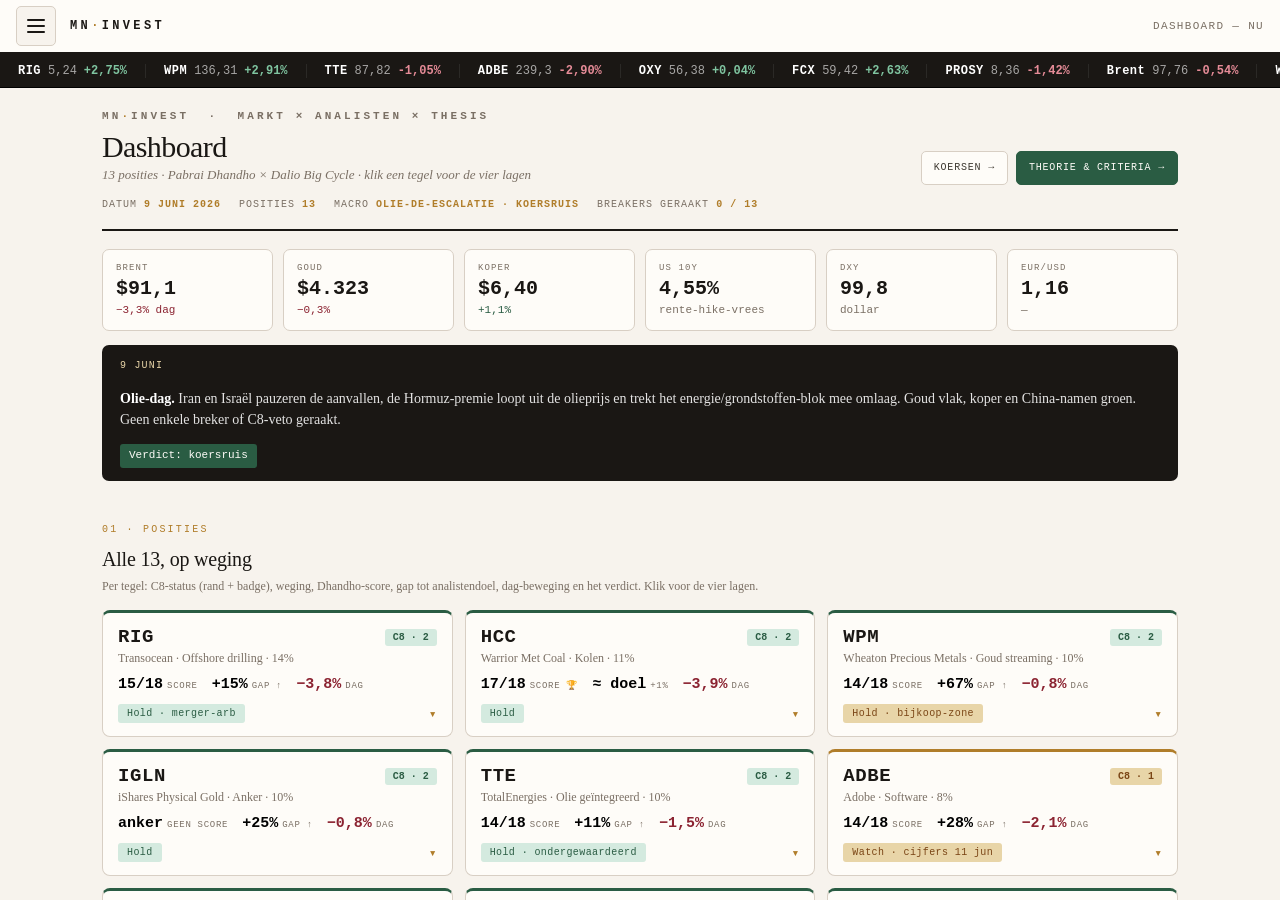
<file: index.html>
<!DOCTYPE html>
<html lang="nl">
<head>
<meta charset="UTF-8">
<meta name="viewport" content="width=device-width, initial-scale=1.0">
<title>MNinvest · Dashboard &amp; Nieuwsarchief</title>
<style>
:root{
  --cream:#f7f3ed; --paper:#fefcf8; --ink:#1a1714; --ink2:#3d3830; --ink3:#7a6f64;
  --gold:#b07d2a; --gold-lt:#e8d5a8; --green:#2a5c43; --rule:#d8cfc4;
  --mono:'Courier New',Courier,monospace; --serif:Georgia,'Times New Roman',serif;
  --bar:54px; --ticker:34px;
  --up:#2a5c43; --down:#8b2331;
}
*,*::before,*::after{box-sizing:border-box;margin:0;padding:0;}
html,body{height:100%;}
body{font-family:var(--serif);color:var(--ink);background:var(--cream);overflow:hidden;}

/* TOPBAR */
.topbar{position:fixed;top:0;left:0;right:0;height:var(--bar);background:var(--paper);
  border-bottom:2px solid var(--ink);display:flex;align-items:center;gap:14px;
  padding:0 16px;z-index:30;}
.hamb{width:40px;height:40px;border:1px solid var(--rule);border-radius:5px;background:var(--cream);
  display:flex;flex-direction:column;justify-content:center;align-items:center;gap:4px;cursor:pointer;
  flex-shrink:0;transition:background .15s;}
.hamb:hover{background:#efe9df;}
.hamb span{display:block;width:18px;height:2px;background:var(--ink);border-radius:2px;transition:transform .2s,opacity .2s;}
.hamb.open span:nth-child(1){transform:translateY(6px) rotate(45deg);}
.hamb.open span:nth-child(2){opacity:0;}
.hamb.open span:nth-child(3){transform:translateY(-6px) rotate(-45deg);}
.brand{font-family:var(--mono);font-size:12px;letter-spacing:.28em;text-transform:uppercase;color:var(--ink);font-weight:700;}
.brand .dot{color:var(--gold);}
.cur-title{font-family:var(--mono);font-size:11px;letter-spacing:.12em;text-transform:uppercase;color:var(--ink3);
  margin-left:auto;white-space:nowrap;overflow:hidden;text-overflow:ellipsis;}

/* SIDEBAR */
.sidebar{position:fixed;top:calc(var(--bar) + var(--ticker));left:0;bottom:0;width:290px;max-width:84vw;background:var(--cream);
  border-right:1px solid var(--rule);transform:translateX(-102%);transition:transform .26s cubic-bezier(.4,0,.2,1);
  z-index:25;overflow-y:auto;padding:8px 0 40px;}
.sidebar.open{transform:translateX(0);box-shadow:6px 0 24px rgba(26,23,20,.12);}
.nav-group{font-family:var(--mono);font-size:9px;letter-spacing:.24em;text-transform:uppercase;color:var(--gold);
  padding:20px 22px 8px;}
.nav-item{display:block;padding:13px 22px;border-bottom:1px solid var(--rule);cursor:pointer;
  border-left:3px solid transparent;transition:background .15s,border-color .15s;text-decoration:none;color:var(--ink);}
.nav-item:hover{background:var(--paper);}
.nav-item.active{background:var(--paper);border-left-color:var(--gold);}
.nav-item-title{font-size:16px;line-height:1.3;}
.nav-item-sub{font-family:var(--mono);font-size:10px;letter-spacing:.08em;text-transform:uppercase;color:var(--ink3);margin-top:3px;}
.nav-item.dash .nav-item-title{font-weight:700;}
.sidebar-foot{padding:22px;font-size:12px;color:var(--ink3);line-height:1.6;font-style:italic;}

/* BACKDROP */
.backdrop{position:fixed;inset:0;top:calc(var(--bar) + var(--ticker));background:rgba(26,23,20,.28);z-index:20;opacity:0;
  pointer-events:none;transition:opacity .26s;}
.backdrop.open{opacity:1;pointer-events:auto;}

/* TICKERBALK (live koersen, gevoed door live.json) */
.tickerbar{position:fixed;top:var(--bar);left:0;right:0;height:var(--ticker);background:var(--ink);
  border-bottom:1px solid #000;z-index:28;overflow:hidden;display:flex;align-items:center;}
.ticker-track{display:inline-flex;align-items:center;white-space:nowrap;will-change:transform;
  animation:ticker 80s linear infinite;}
.tickerbar:hover .ticker-track{animation-play-state:paused;}
@keyframes ticker{from{transform:translateX(0);}to{transform:translateX(-50%);}}
.tk{display:inline-flex;align-items:baseline;gap:7px;padding:0 18px;border-right:1px solid rgba(255,255,255,.08);
  font-family:var(--mono);font-size:12px;color:var(--cream);}
.tk b{font-weight:700;letter-spacing:.04em;color:#fff;}
.tk .px{color:rgba(255,255,255,.62);}
.tk .ch{font-weight:700;}
.tk .ch.up{color:#7fc4a0;} .tk .ch.down{color:#e58b97;} .tk .ch.flat{color:rgba(255,255,255,.5);}
.tk.sep{color:var(--gold-lt);border-right:none;}
.tk.meta{color:rgba(255,255,255,.45);font-style:italic;border-right:none;}
@media (prefers-reduced-motion: reduce){ .ticker-track{animation:none;} }

/* CONTENT */
.content{position:fixed;top:calc(var(--bar) + var(--ticker));left:0;right:0;bottom:0;background:var(--cream);}
.content iframe{width:100%;height:100%;border:0;display:block;}
</style>
</head>
<body>

  <div class="topbar">
    <button class="hamb" id="hamb" aria-label="Menu"><span></span><span></span><span></span></button>
    <span class="brand">MN<span class="dot">·</span>invest</span>
    <span class="cur-title" id="curTitle"></span>
  </div>

  <div class="tickerbar" id="tickerbar"><div class="ticker-track" id="tickerTrack"></div></div>

  <nav class="sidebar" id="sidebar"></nav>
  <div class="backdrop" id="backdrop"></div>

  <main class="content">
    <iframe id="frame" title="MNinvest" src="dashboard.html"></iframe>
  </main>

<script>
/* ---- Menu-data — voeg hier een week toe en hij verschijnt automatisch ---- */
var DASHBOARD = { id:'dashboard', file:'dashboard.html', title:'Dashboard — nu', sub:'Markt vs. analisten' };
var UITLEG    = { id:'uitleg',    file:'uitleg.html',    title:'Theorie & uitleg', sub:'Raamwerk & 18 criteria' };
var KOERSEN   = { id:'koersen',   file:'koersen.html',   title:'Koersen', sub:'Sinds aankoop per aandeel' };
var WEEKS = [
  { id:'week-2026-W24', file:'week-2026-W24.html', title:'Week 24', sub:'2 – 8 juni 2026' },
  { id:'week-2026-W23', file:'week-2026-W23.html', title:'Week 23', sub:'1 – 7 juni 2026' },
  { id:'week-2026-W22', file:'week-2026-W22.html', title:'Week 22', sub:'25 – 31 mei 2026' },
  { id:'week-2026-W21', file:'week-2026-W21.html', title:'Week 21', sub:'18 – 24 mei 2026' },
  { id:'week-2026-W20', file:'week-2026-W20.html', title:'Week 20', sub:'11 – 17 mei 2026' },
  { id:'week-2026-W19', file:'week-2026-W19.html', title:'Week 19', sub:'4 – 10 mei 2026' },
  { id:'week-2026-W18', file:'week-2026-W18.html', title:'Week 18', sub:'27 apr – 4 mei 2026' }
];

/* ---- Bouw het menu ---- */
var sidebar = document.getElementById('sidebar');
var frame   = document.getElementById('frame');
var hamb    = document.getElementById('hamb');
var backdrop= document.getElementById('backdrop');
var curTitle= document.getElementById('curTitle');

function makeItem(v, extraClass){
  var a = document.createElement('a');
  a.className = 'nav-item' + (extraClass ? ' '+extraClass : '');
  a.href = '#' + v.id;
  a.dataset.id = v.id;
  a.innerHTML = '<div class="nav-item-title">'+v.title+'</div>'+
                (v.sub ? '<div class="nav-item-sub">'+v.sub+'</div>' : '');
  return a;
}
function group(label){
  var g = document.createElement('div'); g.className='nav-group'; g.textContent=label; return g;
}

sidebar.appendChild(group('Actueel'));
sidebar.appendChild(makeItem(DASHBOARD,'dash'));
sidebar.appendChild(makeItem(KOERSEN));
sidebar.appendChild(group('Nieuws per week'));
WEEKS.forEach(function(w){ sidebar.appendChild(makeItem(w)); });
sidebar.appendChild(group('Achtergrond'));
sidebar.appendChild(makeItem(UITLEG));
var foot = document.createElement('div'); foot.className='sidebar-foot';
foot.textContent = 'Nieuws per week wordt geordend zoals bronnen/2026-Wxx. Geen financieel advies.';
sidebar.appendChild(foot);

/* ---- Index alle views ---- */
var VIEWS = {};
VIEWS[DASHBOARD.id] = DASHBOARD;
VIEWS[UITLEG.id] = UITLEG;
VIEWS[KOERSEN.id] = KOERSEN;
WEEKS.forEach(function(w){ VIEWS[w.id] = w; });

/* ---- Navigatie ---- */
function setOpen(open){
  hamb.classList.toggle('open', open);
  sidebar.classList.toggle('open', open);
  backdrop.classList.toggle('open', open);
}
function activate(id, push){
  var v = VIEWS[id] || DASHBOARD;
  frame.src = v.file;
  curTitle.textContent = v.title;
  var items = sidebar.querySelectorAll('.nav-item');
  for(var i=0;i<items.length;i++){ items[i].classList.toggle('active', items[i].dataset.id===v.id); }
  if(push && location.hash !== '#'+v.id){ history.replaceState(null,'','#'+v.id); }
}

hamb.addEventListener('click', function(){ setOpen(!sidebar.classList.contains('open')); });
backdrop.addEventListener('click', function(){ setOpen(false); });
sidebar.addEventListener('click', function(e){
  var a = e.target.closest('.nav-item'); if(!a) return;
  e.preventDefault();
  activate(a.dataset.id, true);
  setOpen(false);
});
window.addEventListener('hashchange', function(){ activate(location.hash.slice(1), false); });
document.addEventListener('keydown', function(e){ if(e.key==='Escape') setOpen(false); });

/* ---- Start ---- */
activate(location.hash ? location.hash.slice(1) : DASHBOARD.id, true);

/* ---- Live tickerbalk (leest live.json, door de dagelijkse cloud-taak ververst) ---- */
(function(){
  var track = document.getElementById('tickerTrack');
  var bar = document.getElementById('tickerbar');
  if(!track) return;

  function fmtPrice(p){
    if(p===null||p===undefined) return '--';
    return (p>=1000) ? p.toLocaleString('nl-NL') : String(p).replace('.', ',');
  }
  function chClass(c){ if(c===null||c===undefined) return 'flat'; return c>0?'up':(c<0?'down':'flat'); }
  function chText(c){ if(c===null||c===undefined) return '–'; var s=(c>0?'+':'')+c.toFixed(2).replace('.',','); return s+'%'; }

  function item(row){
    return '<span class="tk"><b>'+row.ticker+'</b>'+
      '<span class="px">'+fmtPrice(row.price)+'</span>'+
      '<span class="ch '+chClass(row.change_pct)+'">'+chText(row.change_pct)+'</span></span>';
  }

  function build(data){
    var rows = (data.positions||[]).concat(data.macro||[]).concat(data.fx||[]);
    rows = rows.filter(function(r){ return r.price!==null && r.price!==undefined; });
    if(!rows.length){ bar.style.display='none'; return; }
    var when = '';
    if(data.generated_utc){
      var d = new Date(data.generated_utc);
      if(!isNaN(d)){ when = d.toLocaleString('nl-NL',{day:'numeric',month:'short',hour:'2-digit',minute:'2-digit'}); }
    }
    var seq = rows.map(item).join('') +
      '<span class="tk meta">koersen bijgewerkt '+when+' · indicatief, geen advies</span>' +
      '<span class="tk sep">MN·invest</span>';
    // twee keer voor naadloze loop (animatie schuift -50%)
    track.innerHTML = seq + seq;
  }

  // live.json komt rechtstreeks van GitHub (de dagelijkse Action commit het daar).
  // Zo is geen Vercel-deploy nodig om de koersen te verversen. Valt terug op de
  // lokale kopie op de site als GitHub even niet bereikbaar is.
  var RAW = 'https://raw.githubusercontent.com/mennonieuwenhuijzen-lgtm/mninvest-dashboard/main/live.json';
  function load(url, onFail){
    fetch(url + (url.indexOf('?')>-1?'&':'?') + 't=' + Date.now(), {cache:'no-store'})
      .then(function(r){ if(!r.ok) throw 0; return r.json(); })
      .then(build)
      .catch(onFail);
  }
  load(RAW, function(){
    load('live.json', function(){ bar.style.display = 'none'; });
  });
})();
</script>
</body>
</html>
</file>
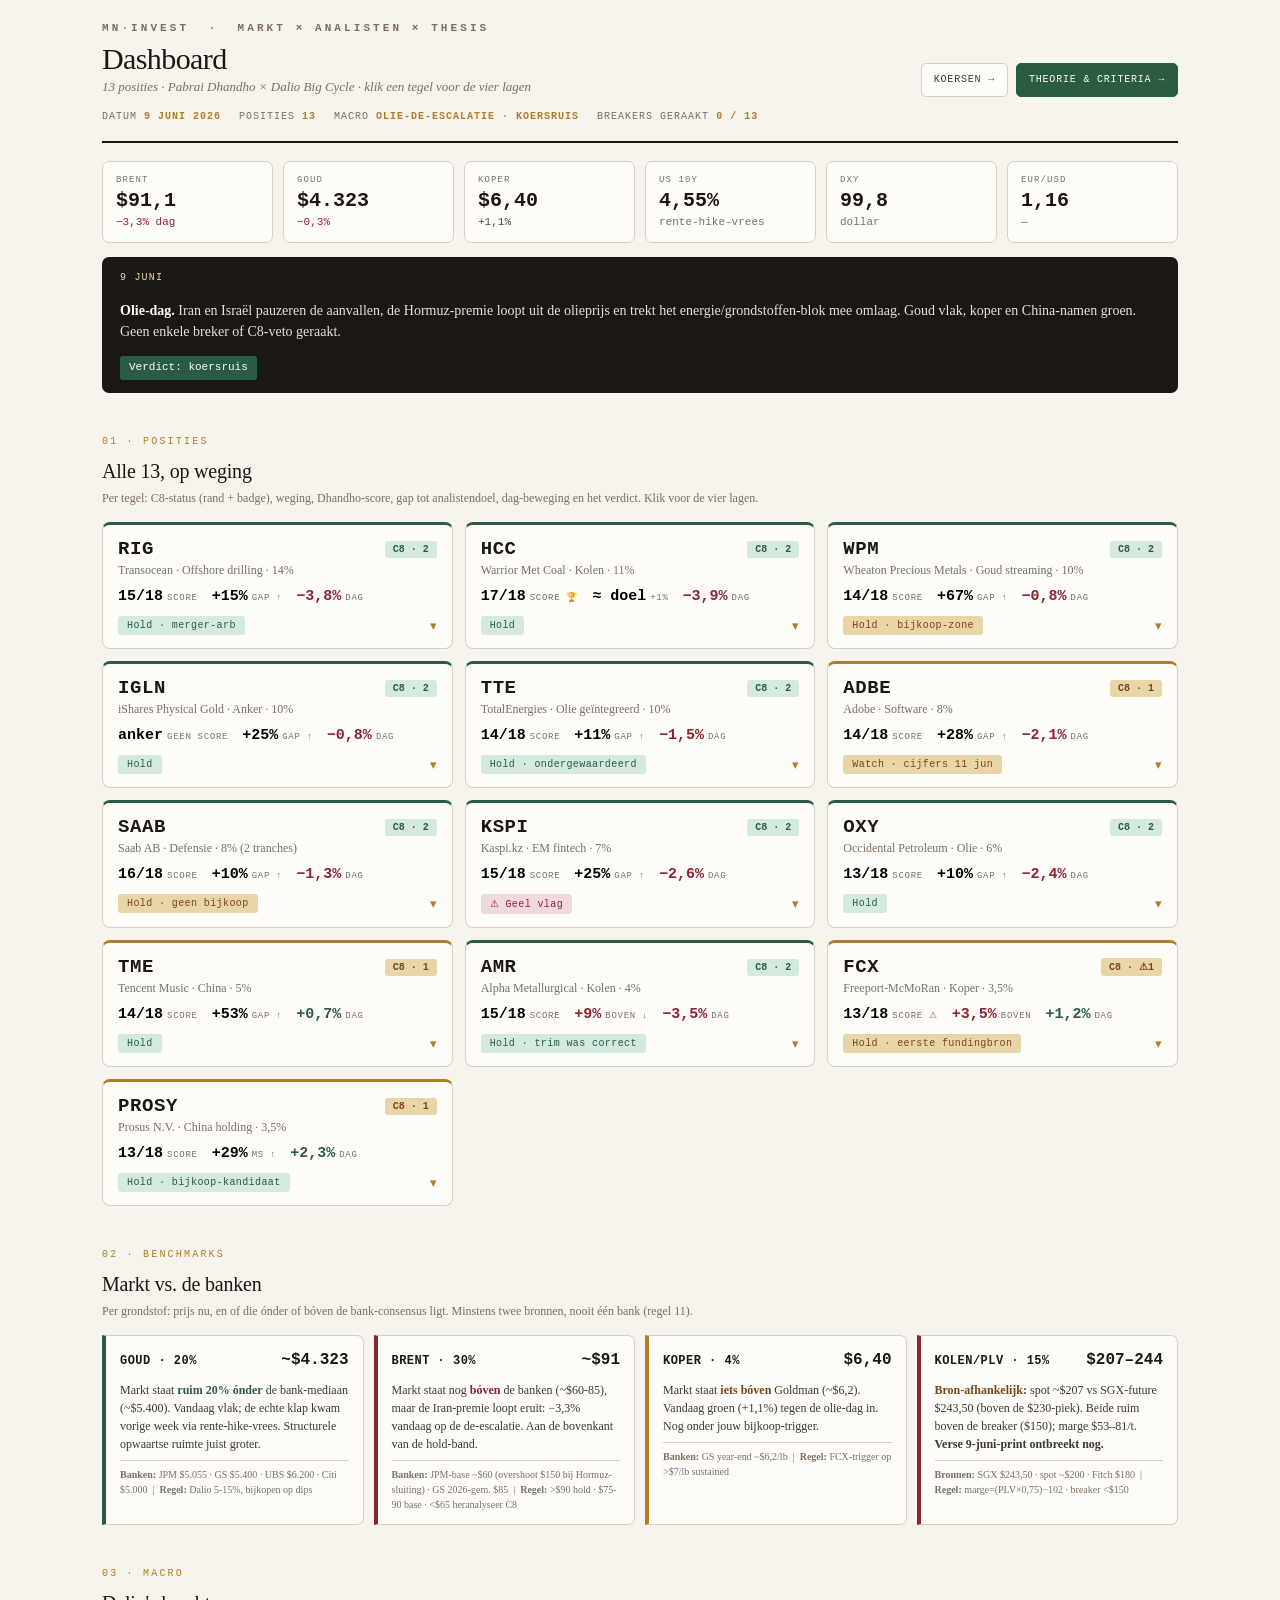
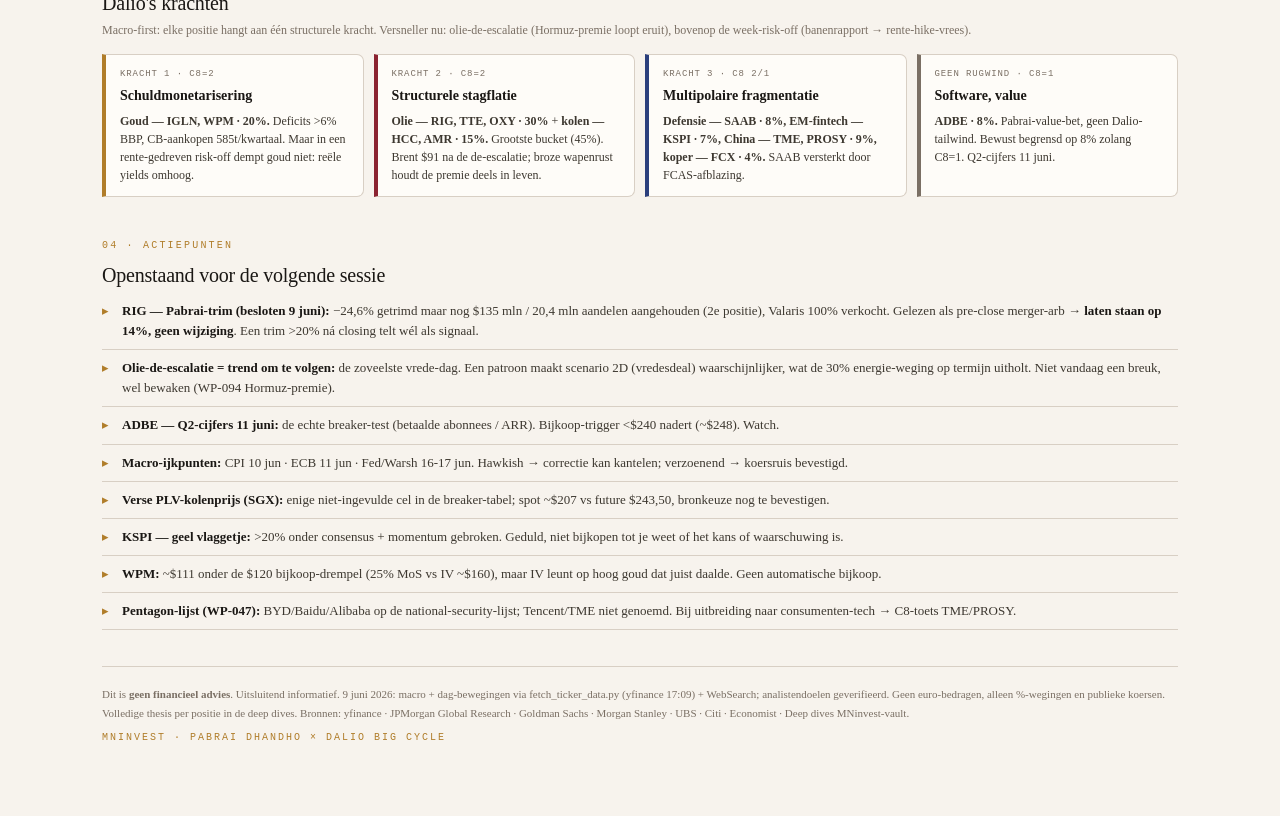
<file: dashboard.html>
<!DOCTYPE html>
<html lang="nl">
<head>
<meta charset="UTF-8">
<meta name="viewport" content="width=device-width, initial-scale=1.0">
<title>Dashboard · Markt vs. Analisten × Thesis · MNinvest</title>
<style>
:root{
  --cream:#f7f3ed; --paper:#fefcf8; --ink:#1a1714; --ink2:#3d3830; --ink3:#7a6f64;
  --gold:#b07d2a; --gold-lt:#e8d5a8; --green:#2a5c43; --green-lt:#d4eadf;
  --red:#8b2331; --red-lt:#f0d8dc; --blue:#2b3f7c; --blue-lt:#d8dff0; --rule:#d8cfc4;
  --mono:'Courier New',Courier,monospace; --serif:Georgia,'Times New Roman',serif;
}
*,*::before,*::after{box-sizing:border-box;margin:0;padding:0;}
body{background:var(--cream);color:var(--ink);font-family:var(--serif);font-size:15px;line-height:1.6;-webkit-font-smoothing:antialiased;}
.wrap{max-width:1120px;margin:0 auto;padding:0 22px 70px;}
a{color:inherit;}

/* MASTHEAD compact */
.masthead{padding:20px 0 16px;border-bottom:2px solid var(--ink);}
.mh-top{display:flex;justify-content:space-between;align-items:flex-end;gap:16px;flex-wrap:wrap;}
.mh-brand{font-family:var(--mono);font-size:11px;letter-spacing:.28em;text-transform:uppercase;color:var(--ink3);font-weight:700;}
.mh-brand .dot{color:var(--gold);}
.mh-title{font-size:30px;font-weight:400;letter-spacing:-.02em;line-height:1.1;margin-top:4px;}
.mh-sub{font-size:13px;color:var(--ink3);font-style:italic;margin-top:2px;}
.mh-links{display:flex;gap:8px;flex-wrap:wrap;}
.mh-btn{font-family:var(--mono);font-size:10px;letter-spacing:.08em;text-transform:uppercase;padding:8px 12px;border:1px solid var(--rule);border-radius:5px;background:var(--paper);text-decoration:none;color:var(--ink2);white-space:nowrap;}
.mh-btn:hover{border-color:var(--gold);color:var(--gold);}
.mh-btn.gold{background:var(--green);color:var(--paper);border-color:var(--green);}
.mh-meta{display:flex;gap:18px;flex-wrap:wrap;margin-top:12px;font-family:var(--mono);font-size:10px;letter-spacing:.1em;text-transform:uppercase;color:var(--ink3);}
.mh-meta b{color:var(--gold);}

/* MACRO STAT ROW */
.stat-row{display:grid;grid-template-columns:repeat(6,1fr);gap:10px;margin-top:18px;}
.stat{background:var(--paper);border:1px solid var(--rule);border-radius:7px;padding:11px 13px;}
.stat-lbl{font-family:var(--mono);font-size:9px;letter-spacing:.12em;text-transform:uppercase;color:var(--ink3);}
.stat-val{font-family:var(--mono);font-size:20px;font-weight:700;margin-top:3px;line-height:1;}
.stat-chg{font-family:var(--mono);font-size:11px;margin-top:3px;}
.up{color:var(--green);} .down{color:var(--red);} .flat{color:var(--ink3);}
@media(max-width:880px){.stat-row{grid-template-columns:repeat(3,1fr);}}
@media(max-width:520px){.stat-row{grid-template-columns:repeat(2,1fr);}}

/* DAY BANNER */
.daybar{margin-top:14px;background:var(--ink);color:var(--paper);border-radius:7px;padding:13px 18px;display:flex;gap:14px;align-items:baseline;flex-wrap:wrap;}
.daybar .tag{font-family:var(--mono);font-size:10px;letter-spacing:.12em;text-transform:uppercase;color:var(--gold-lt);}
.daybar .txt{font-size:14px;color:rgba(255,255,255,.88);line-height:1.5;}
.daybar .verdict{font-family:var(--mono);font-size:11px;background:var(--green);color:var(--paper);padding:3px 9px;border-radius:3px;white-space:nowrap;}

/* SECTION HEADERS */
.sec{margin-top:34px;}
.sec-kicker{font-family:var(--mono);font-size:10px;letter-spacing:.22em;text-transform:uppercase;color:var(--gold);}
.sec-h{font-size:20px;font-weight:400;letter-spacing:-.01em;margin:4px 0 2px;}
.sec-note{font-size:12px;color:var(--ink3);margin-bottom:14px;}

/* POSITION GRID */
.pos-grid{display:grid;grid-template-columns:repeat(3,1fr);gap:12px;}
@media(max-width:980px){.pos-grid{grid-template-columns:repeat(2,1fr);}}
@media(max-width:640px){.pos-grid{grid-template-columns:1fr;}}
.tile{background:var(--paper);border:1px solid var(--rule);border-top:3px solid var(--ink3);border-radius:8px;overflow:hidden;display:flex;flex-direction:column;}
.tile[data-c8="2"]{border-top-color:var(--green);}
.tile[data-c8="1"]{border-top-color:var(--gold);}
.tile[data-c8="0"]{border-top-color:var(--red);}
.pt-head{width:100%;text-align:left;background:none;border:none;cursor:pointer;padding:13px 15px;font-family:var(--serif);display:block;}
.pt-head:hover{background:#fcf9f3;}
.pt-row1{display:flex;justify-content:space-between;align-items:center;gap:8px;}
.pt-ticker{font-family:var(--mono);font-size:19px;font-weight:700;letter-spacing:.03em;color:var(--ink);}
.pt-c8{font-family:var(--mono);font-size:10px;font-weight:700;padding:3px 8px;border-radius:3px;white-space:nowrap;}
.c8-2{background:var(--green-lt);color:var(--green);}
.c8-1{background:var(--gold-lt);color:#7a4515;}
.c8-0{background:var(--red-lt);color:var(--red);}
.pt-name{font-size:12px;color:var(--ink3);margin-top:3px;}
.pt-stats{display:flex;gap:14px;margin-top:10px;align-items:baseline;flex-wrap:wrap;}
.pt-stat b{font-family:var(--mono);font-size:15px;font-weight:700;}
.pt-stat i{font-family:var(--mono);font-size:9px;letter-spacing:.08em;text-transform:uppercase;color:var(--ink3);font-style:normal;margin-left:4px;}
.pt-foot{display:flex;justify-content:space-between;align-items:center;gap:8px;margin-top:11px;}
.pt-verdict{font-family:var(--mono);font-size:10px;letter-spacing:.04em;padding:4px 9px;border-radius:3px;}
.v-hold{background:var(--green-lt);color:var(--green);}
.v-watch{background:var(--gold-lt);color:#7a4515;}
.v-flag{background:var(--red-lt);color:var(--red);}
.pt-chev{font-family:var(--mono);font-size:13px;color:var(--gold);transition:transform .25s;}
.pt-head.open .pt-chev{transform:rotate(180deg);}
.pt-detail{max-height:0;overflow:hidden;transition:max-height .35s ease;border-top:0 solid var(--rule);}
.pt-detail.open{max-height:1400px;border-top:1px solid var(--rule);}
.pt-detail-inner{padding:13px 15px;font-size:13px;}
.pt-cons{font-family:var(--mono);font-size:11px;color:var(--ink2);margin-bottom:10px;}
.lyr-lbl{font-family:var(--mono);font-size:9px;letter-spacing:.12em;text-transform:uppercase;color:var(--blue);display:block;margin:10px 0 3px;}
.lyr-lbl.gold{color:var(--gold);}
.mva{font-size:13px;color:var(--ink2);line-height:1.55;}
.trg{list-style:none;margin-top:4px;}
.trg li{font-size:12.5px;color:var(--ink2);line-height:1.5;padding:4px 0 4px 14px;position:relative;border-bottom:1px solid var(--rule);}
.trg li:last-child{border-bottom:none;}
.trg li::before{content:"";position:absolute;left:0;top:11px;width:6px;height:6px;border-radius:50%;}
.trg .t-on::before{background:var(--green);} .trg .t-watch::before{background:var(--gold);}
.trg .t-wait::before{background:var(--ink3);} .trg .t-struct::before{background:var(--blue);}
.trg .st{font-family:var(--mono);font-size:10px;color:var(--ink3);}
.th-badges{display:flex;gap:6px;flex-wrap:wrap;margin:4px 0 6px;}
.th-badges span{font-family:var(--mono);font-size:10px;padding:3px 8px;border-radius:3px;background:var(--cream);border:1px solid var(--rule);}
.th-badges .ok{color:var(--green);} .th-badges .warn{color:var(--red);}
.th-txt{font-size:12.5px;color:var(--ink2);line-height:1.55;}
.th-txt strong{color:var(--ink);}
.flag-9{background:rgba(176,125,42,.08);border-left:3px solid var(--gold);padding:7px 10px;border-radius:0 4px 4px 0;font-size:12.5px;color:var(--ink2);margin-top:8px;line-height:1.5;}
.flag-9 b{color:var(--gold);}

/* BENCHMARKS */
.bm-grid{display:grid;grid-template-columns:repeat(4,1fr);gap:10px;}
@media(max-width:880px){.bm-grid{grid-template-columns:repeat(2,1fr);}}
@media(max-width:480px){.bm-grid{grid-template-columns:1fr;}}
.bm{background:var(--paper);border:1px solid var(--rule);border-left:4px solid var(--rule);border-radius:0 7px 7px 0;padding:12px 14px;}
.bm.under{border-left-color:var(--green);} .bm.over{border-left-color:var(--red);} .bm.neutral{border-left-color:var(--gold);}
.bm-top{display:flex;justify-content:space-between;align-items:baseline;gap:8px;}
.bm-name{font-family:var(--mono);font-size:12px;font-weight:700;letter-spacing:.04em;}
.bm-px{font-family:var(--mono);font-size:16px;font-weight:700;}
.bm-txt{font-size:12px;color:var(--ink2);line-height:1.5;margin:7px 0;}
.bm-src{font-size:10px;color:var(--ink3);line-height:1.5;border-top:1px solid var(--rule);padding-top:6px;}

/* DALIO FORCES */
.force-grid{display:grid;grid-template-columns:repeat(4,1fr);gap:10px;}
@media(max-width:880px){.force-grid{grid-template-columns:repeat(2,1fr);}}
@media(max-width:480px){.force-grid{grid-template-columns:1fr;}}
.force{background:var(--paper);border:1px solid var(--rule);border-left:4px solid var(--rule);border-radius:0 7px 7px 0;padding:12px 14px;}
.force.f-gold{border-left-color:var(--gold);} .force.f-red{border-left-color:var(--red);}
.force.f-blue{border-left-color:var(--blue);} .force.f-grey{border-left-color:var(--ink3);}
.force-k{font-family:var(--mono);font-size:9px;letter-spacing:.1em;text-transform:uppercase;color:var(--ink3);}
.force-h{font-size:14px;font-weight:700;margin:3px 0 5px;}
.force-t{font-size:12px;color:var(--ink2);line-height:1.5;}

/* ACTIEPUNTEN */
.acts{list-style:none;}
.acts li{font-size:13px;color:var(--ink2);line-height:1.55;padding:8px 0 8px 20px;position:relative;border-bottom:1px solid var(--rule);}
.acts li::before{content:"▸";position:absolute;left:0;color:var(--gold);}
.acts li strong{color:var(--ink);}
.acts li.q{background:rgba(176,125,42,.06);border-radius:5px;padding-left:30px;}
.acts li.q::before{content:"?";left:11px;font-family:var(--mono);font-weight:700;}

footer{margin-top:36px;padding-top:18px;border-top:1px solid var(--rule);font-size:11px;color:var(--ink3);line-height:1.7;}
footer .brand{font-family:var(--mono);letter-spacing:.2em;font-size:10px;color:var(--gold);text-transform:uppercase;display:block;margin-top:6px;}
</style>
</head>
<body>
<div class="wrap">

  <!-- MASTHEAD -->
  <div class="masthead">
    <div class="mh-top">
      <div>
        <div class="mh-brand">MN<span class="dot">·</span>INVEST &nbsp;·&nbsp; Markt × Analisten × Thesis</div>
        <div class="mh-title">Dashboard</div>
        <div class="mh-sub">13 posities · Pabrai Dhandho × Dalio Big Cycle · klik een tegel voor de vier lagen</div>
      </div>
      <div class="mh-links">
        <a class="mh-btn" href="koersen.html">Koersen →</a>
        <a class="mh-btn gold" href="uitleg.html">Theorie &amp; criteria →</a>
      </div>
    </div>
    <div class="mh-meta">
      <span>Datum <b>9 juni 2026</b></span>
      <span>Posities <b>13</b></span>
      <span>Macro <b>Olie-de-escalatie · koersruis</b></span>
      <span>Breakers geraakt <b>0 / 13</b></span>
    </div>
  </div>

  <!-- MACRO STAT ROW -->
  <div class="stat-row">
    <div class="stat"><div class="stat-lbl">Brent</div><div class="stat-val">$91,1</div><div class="stat-chg down">−3,3% dag</div></div>
    <div class="stat"><div class="stat-lbl">Goud</div><div class="stat-val">$4.323</div><div class="stat-chg down">−0,3%</div></div>
    <div class="stat"><div class="stat-lbl">Koper</div><div class="stat-val">$6,40</div><div class="stat-chg up">+1,1%</div></div>
    <div class="stat"><div class="stat-lbl">US 10Y</div><div class="stat-val">4,55%</div><div class="stat-chg flat">rente-hike-vrees</div></div>
    <div class="stat"><div class="stat-lbl">DXY</div><div class="stat-val">99,8</div><div class="stat-chg flat">dollar</div></div>
    <div class="stat"><div class="stat-lbl">EUR/USD</div><div class="stat-val">1,16</div><div class="stat-chg flat">—</div></div>
  </div>

  <!-- DAY BANNER -->
  <div class="daybar">
    <span class="tag">9 juni</span>
    <span class="txt"><b style="color:#fff">Olie-dag.</b> Iran en Israël pauzeren de aanvallen, de Hormuz-premie loopt uit de olieprijs en trekt het energie/grondstoffen-blok mee omlaag. Goud vlak, koper en China-namen groen. Geen enkele breker of C8-veto geraakt.</span>
    <span class="verdict">Verdict: koersruis</span>
  </div>

  <!-- POSITIES -->
  <div class="sec">
    <span class="sec-kicker">01 · Posities</span>
    <div class="sec-h">Alle 13, op weging</div>
    <div class="sec-note">Per tegel: C8-status (rand + badge), weging, Dhandho-score, gap tot analistendoel, dag-beweging en het verdict. Klik voor de vier lagen.</div>
    <div class="pos-grid">

      <!-- RIG -->
      <div class="tile" data-c8="2">
        <button class="pt-head">
          <div class="pt-row1"><span class="pt-ticker">RIG</span><span class="pt-c8 c8-2">C8 · 2</span></div>
          <div class="pt-name">Transocean · Offshore drilling · 14%</div>
          <div class="pt-stats"><span class="pt-stat"><b>15/18</b><i>score</i></span><span class="pt-stat"><b>+15%</b><i>gap ↑</i></span><span class="pt-stat down"><b>−3,8%</b><i>dag</i></span></div>
          <div class="pt-foot"><span class="pt-verdict v-hold">Hold · merger-arb</span><span class="pt-chev">▾</span></div>
        </button>
        <div class="pt-detail"><div class="pt-detail-inner">
          <div class="pt-cons">$6,07 · 16 analisten Moderate Buy · doel $6,96 (laag $4,50 / hoog $10,00) · short 20%</div>
          <span class="lyr-lbl">① Markt vs. analisten</span>
          <p class="mva">Markt staat ~15% onder het analistendoel ($6,96 consensus). RIG hield in de risk-off relatief stand en de verdeeldheid (3 sells, 20% short) weerspiegelt schulddruk, niet de dag-beweging.</p>
          <span class="lyr-lbl">③ Triggers</span>
          <ul class="trg">
            <li class="t-on"><strong>Brent &gt;$90 sustained</strong> → dag-rates hoog → schuldzorg kleiner. <span class="st">● Actief: $91</span></li>
            <li class="t-watch"><strong>Valaris EGM fusiestem</strong> → sectorconsolidatie. <span class="st">● Datum TBD, 2H 2026</span></li>
            <li class="t-wait"><strong>Brent &lt;$75</strong> → cashflow daalt → C8-hertoets. <span class="st">● Bewaken</span></li>
          </ul>
          <span class="lyr-lbl gold">④ Dalio × Pabrai thesis</span>
          <div class="th-badges"><span>15/18</span><span class="ok">C8=2 stagflatie + Iran</span><span class="ok">Breaker $65 — niet geraakt</span></div>
          <p class="th-txt"><strong>Pabrai:</strong> grootste deepwater-vloot, backlog $7,1 mrd; zwakte is schuld. <strong>Dalio:</strong> C8=2, Hormuz-premie houdt dag-rates hoog. Hold zolang Brent hoog staat.</p>
          <div class="flag-9"><b>9 juni — Pabrai Q1-13F (besloten: laten staan):</b> Pabrai trimde RIG −24,6% maar houdt nog <b>$135 mln / 20,4 mln aandelen</b> aan (zijn 2e positie); Valaris 100% verkocht, metcoal (HCC/AMR) bijgekocht. Gelezen als pre-close merger-arb (5D-regel), geen thesisbreuk → <b>hold op 14%, ongewijzigd</b>. Watchpoint: een trim &gt;20% ná deal-closing telt wél als thesis-signaal.</div>
        </div></div>
      </div>

      <!-- HCC -->
      <div class="tile" data-c8="2">
        <button class="pt-head">
          <div class="pt-row1"><span class="pt-ticker">HCC</span><span class="pt-c8 c8-2">C8 · 2</span></div>
          <div class="pt-name">Warrior Met Coal · Kolen · 11%</div>
          <div class="pt-stats"><span class="pt-stat"><b>17/18</b><i>score 🏆</i></span><span class="pt-stat"><b>≈ doel</b><i>+1%</i></span><span class="pt-stat down"><b>−3,9%</b><i>dag</i></span></div>
          <div class="pt-foot"><span class="pt-verdict v-hold">Hold</span><span class="pt-chev">▾</span></div>
        </button>
        <div class="pt-detail"><div class="pt-detail-inner">
          <div class="pt-cons">~$106 · 7 analisten Buy · doel $104,83 (high $120) · PLV $207–244/t</div>
          <span class="lyr-lbl">① Markt vs. analisten</span>
          <p class="mva">De markt staat ~1% bóven het verse consensus-doel ($104,83), ruim ónder het hoogste target ($120). Geen vrije upside op het mean-doel; de volgende beweging hangt af van PLV.</p>
          <span class="lyr-lbl">③ Triggers</span>
          <ul class="trg">
            <li class="t-watch"><strong>PLV &gt;$235/t superbull</strong> → marge maximaal. <span class="st">● Bron-afhankelijk: SGX $244 vs spot $207</span></li>
            <li class="t-watch"><strong>Blue Creek H2 2026 FCF-inflectie</strong>. <span class="st">● Monitoren</span></li>
            <li class="t-wait"><strong>PLV &lt;$150/t</strong> → C8-hertoets. <span class="st">● Ver weg</span></li>
          </ul>
          <span class="lyr-lbl gold">④ Dalio × Pabrai thesis</span>
          <div class="th-badges"><span>17/18 hoogste</span><span class="ok">C8=2 stagflatie + ESG</span><span class="ok">Breaker ver van $150</span></div>
          <p class="th-txt"><strong>Pabrai:</strong> hoogste score; enige US pure-play premium kolen, maar MoS ≈ 0 bij huidige koers → geen bijkoop. <strong>Dalio:</strong> C8=2, ESG-onderinvestering + India-vraag. 9 juni: Pabrai bevestigde de positie (+0,6%).</p>
        </div></div>
      </div>

      <!-- WPM -->
      <div class="tile" data-c8="2">
        <button class="pt-head">
          <div class="pt-row1"><span class="pt-ticker">WPM</span><span class="pt-c8 c8-2">C8 · 2</span></div>
          <div class="pt-name">Wheaton Precious Metals · Goud streaming · 10%</div>
          <div class="pt-stats"><span class="pt-stat"><b>14/18</b><i>score</i></span><span class="pt-stat"><b>+67%</b><i>gap ↑</i></span><span class="pt-stat down"><b>−0,8%</b><i>dag</i></span></div>
          <div class="pt-foot"><span class="pt-verdict v-watch">Hold · bijkoop-zone</span><span class="pt-chev">▾</span></div>
        </button>
        <div class="pt-detail"><div class="pt-detail-inner">
          <div class="pt-cons">~$111 · 16 analisten Strong Buy · doel $185 · IV ~$160 · cash $2,16B</div>
          <span class="lyr-lbl">① Markt vs. analisten</span>
          <p class="mva">Strong Buy (10/0/0), doel ~$180-185, maar de koers zakte vorige week −11,4% — ruim 2× de goud-daling: de streamer-hefboom werkt omlaag net zo hard als omhoog. Rente-hike-risk-off, geen fundamentele breuk.</p>
          <span class="lyr-lbl">③ Triggers</span>
          <ul class="trg">
            <li class="t-on"><strong>Iran de-escaleert</strong> → Brent lager → Fed-cut → goud herstelt. <span class="st">● Eerste signaal</span></li>
            <li class="t-wait"><strong>CPI &lt;2,5%</strong> → Fed knipt. <span class="st">● CPI 3,3% — te hoog</span></li>
            <li class="t-struct"><strong>CB-aankopen 585t/kwartaal</strong>. <span class="st">● Intact</span></li>
          </ul>
          <span class="lyr-lbl gold">④ Dalio × Pabrai thesis</span>
          <div class="th-badges"><span>14/18</span><span class="ok">C8=2 directe tailwind</span><span class="ok">Breaker niet geraakt</span></div>
          <p class="th-txt"><strong>Pabrai:</strong> streaming-moat zonder capex, nul schuld; IV ~$160, de $120 bijkoop-drempel = de 25%-MoS-lijn. <strong>Dalio:</strong> C8=2, monetaire devaluatie. Daalt zonder breaker = thesis wordt sterker. Caveat: IV leunt op hoog goud.</p>
        </div></div>
      </div>

      <!-- IGLN -->
      <div class="tile" data-c8="2">
        <button class="pt-head">
          <div class="pt-row1"><span class="pt-ticker">IGLN</span><span class="pt-c8 c8-2">C8 · 2</span></div>
          <div class="pt-name">iShares Physical Gold · Anker · 10%</div>
          <div class="pt-stats"><span class="pt-stat"><b>anker</b><i>geen score</i></span><span class="pt-stat"><b>+25%</b><i>gap ↑</i></span><span class="pt-stat down"><b>−0,8%</b><i>dag</i></span></div>
          <div class="pt-foot"><span class="pt-verdict v-hold">Hold</span><span class="pt-chev">▾</span></div>
        </button>
        <div class="pt-detail"><div class="pt-detail-inner">
          <div class="pt-cons">~$4.323/oz · GS target $5.400 · +25% opwaarts · bank-mediaan ~$5.400</div>
          <span class="lyr-lbl">① Markt vs. bank-aggregatie</span>
          <p class="mva">Goud staat ruim 20% onder de mediaan-bankprognose. De markt prijst een Fed-renteverhoging, reële yields stijgen en non-yielding goud werd tijdelijk minder aantrekkelijk. De structurele Dalio-thesis is onaangetast.</p>
          <span class="lyr-lbl">③ Triggers</span>
          <ul class="trg">
            <li class="t-on"><strong>Iran de-escalatie</strong> → inflatie daalt → goud-ETF-instroom. <span class="st">● Eerste signaal</span></li>
            <li class="t-wait"><strong>CPI verbetert</strong> → Fed-cut. <span class="st">● CPI 3,3%</span></li>
            <li class="t-struct"><strong>CB-aankopen 585t/kwartaal</strong>. <span class="st">● Intact</span></li>
          </ul>
          <span class="lyr-lbl gold">④ Dalio × Pabrai thesis</span>
          <div class="th-badges"><span>Anker</span><span class="ok">C8=2 puurste uitdrukking</span><span class="ok">TIPS 4,55% — bewaken</span></div>
          <p class="th-txt"><strong>Dalio:</strong> meest directe uitdrukking van de monetaire-devaluatie-thesis, puur goud. <strong>Pabrai:</strong> n.v.t. als ETC; rol is structurele hedge. Breaker (reële TIPS &gt;+2% sustained) niet geraakt.</p>
        </div></div>
      </div>

      <!-- TTE -->
      <div class="tile" data-c8="2">
        <button class="pt-head">
          <div class="pt-row1"><span class="pt-ticker">TTE</span><span class="pt-c8 c8-2">C8 · 2</span></div>
          <div class="pt-name">TotalEnergies · Olie geïntegreerd · 10%</div>
          <div class="pt-stats"><span class="pt-stat"><b>14/18</b><i>score</i></span><span class="pt-stat"><b>+11%</b><i>gap ↑</i></span><span class="pt-stat down"><b>−1,5%</b><i>dag</i></span></div>
          <div class="pt-foot"><span class="pt-verdict v-hold">Hold · ondergewaardeerd</span><span class="pt-chev">▾</span></div>
        </button>
        <div class="pt-detail"><div class="pt-detail-inner">
          <div class="pt-cons">$89,51 · 21 analisten Buy (13B/7H/1S) · doel ~$99 (mediaan $102) · fwd P/E 9×</div>
          <span class="lyr-lbl">① Markt vs. analisten</span>
          <p class="mva">TTE staat ~11% ónder het analistendoel ($99 gem.) — de markt prijst voorzichtig in vanwege Iran-volatiliteit en het Mélenchon-staartrisico, terwijl de sell-side de geïntegreerde kasstroom hoger waardeert.</p>
          <span class="lyr-lbl">③ Triggers</span>
          <ul class="trg">
            <li class="t-on"><strong>Brent &gt;$90 sustained</strong> → koers richting $99-102. <span class="st">● Actief: $91</span></li>
            <li class="t-wait"><strong>Iran ceasefire → Brent &lt;$75</strong> → oliewinst daalt (geen breaker). <span class="st">● Bewaken bij ontspanning</span></li>
            <li class="t-struct"><strong>LNG breakeven $60/vat</strong>. <span class="st">● Intact</span></li>
          </ul>
          <span class="lyr-lbl gold">④ Dalio × Pabrai thesis</span>
          <div class="th-badges"><span>14/18</span><span class="ok">C8=2 stagflatie</span><span class="ok">Breaker $65 — niet geraakt</span></div>
          <p class="th-txt"><strong>Pabrai:</strong> laagste fwd P/E (9×), breakeven $60. <strong>Dalio:</strong> C8=2 versterkt door Iran. Pabrai-MoS en Dalio-tailwind wijzen dezelfde kant op: ondergewaardeerd.</p>
        </div></div>
      </div>

      <!-- ADBE -->
      <div class="tile" data-c8="1">
        <button class="pt-head">
          <div class="pt-row1"><span class="pt-ticker">ADBE</span><span class="pt-c8 c8-1">C8 · 1</span></div>
          <div class="pt-name">Adobe · Software · 8%</div>
          <div class="pt-stats"><span class="pt-stat"><b>14/18</b><i>score</i></span><span class="pt-stat"><b>+28%</b><i>gap ↑</i></span><span class="pt-stat down"><b>−2,1%</b><i>dag</i></span></div>
          <div class="pt-foot"><span class="pt-verdict v-watch">Watch · cijfers 11 jun</span><span class="pt-chev">▾</span></div>
        </button>
        <div class="pt-detail"><div class="pt-detail-inner">
          <div class="pt-cons">~$248 · 22 analisten Hold · doel ~$327 (+28–39%) · FCF yield 8,6% · fwd P/E 10×</div>
          <span class="lyr-lbl">① Markt vs. analisten</span>
          <p class="mva">Al fors afgeprijsd (−28% YTD), dus weinig om te vallen. Markt staat ~28-39% ónder consensus — multiple-compressie door AI-vrees, geen fundamentele krimp (Q1 sub-omzet +13%, ARR +11%). Q2-cijfers 11 juni zijn de echte breaker-test.</p>
          <span class="lyr-lbl">③ Triggers</span>
          <ul class="trg">
            <li class="t-watch"><strong>ARR-groei + Firefly-ARPU stijgt</strong> → AI versterkt Adobe. <span class="st">● Cijfers 11 jun</span></li>
            <li class="t-watch"><strong>Koers &lt;$240 of fwd P/E &lt;9×</strong> → MoS &gt;45% → bijkoop. <span class="st">● ~$248, nadert $240</span></li>
            <li class="t-wait"><strong>Betaalde subscribers dalen YoY</strong> → breaker. <span class="st">● Intact — Q1 abonnees +</span></li>
          </ul>
          <span class="lyr-lbl gold">④ Dalio × Pabrai thesis</span>
          <div class="th-badges"><span>14/18</span><span class="warn">C8=1 geen macro-tailwind</span><span class="ok">Breaker intact</span></div>
          <p class="th-txt"><strong>Pabrai:</strong> industrie-standaard moat, FCF yield 8,6%, −36% door AI-angst = "markt haat het". <strong>Dalio:</strong> C8=1, geen tailwind → bewust begrensd op 8%.</p>
        </div></div>
      </div>

      <!-- SAAB -->
      <div class="tile" data-c8="2">
        <button class="pt-head">
          <div class="pt-row1"><span class="pt-ticker">SAAB</span><span class="pt-c8 c8-2">C8 · 2</span></div>
          <div class="pt-name">Saab AB · Defensie · 8% (2 tranches)</div>
          <div class="pt-stats"><span class="pt-stat"><b>16/18</b><i>score</i></span><span class="pt-stat"><b>+10%</b><i>gap ↑</i></span><span class="pt-stat down"><b>−1,3%</b><i>dag</i></span></div>
          <div class="pt-foot"><span class="pt-verdict v-watch">Hold · geen bijkoop</span><span class="pt-chev">▾</span></div>
        </button>
        <div class="pt-detail"><div class="pt-detail-inner">
          <div class="pt-cons">525 SEK · 15 analisten neutraal · doel 578 SEK (+10%) · fwd P/E 54× · orderboek 3,5× omzet</div>
          <span class="lyr-lbl">① Markt vs. analisten</span>
          <p class="mva">Analisten zijn verdeeld omdat de hoge waardering (fwd P/E 54×) het opwaarts potentieel beperkt — Morgan Stanley gaf Underweight met "3-4% upside rechtvaardigt de premium niet".</p>
          <span class="lyr-lbl">③ Triggers</span>
          <ul class="trg">
            <li class="t-struct"><strong>NAVO-budgetgroei 2%+</strong> → Gripen E + radar + naval orders. <span class="st">● Intact</span></li>
            <li class="t-wait"><strong>Fwd P/E &lt;40×</strong> → Pabrai-bijkoop geopend. <span class="st">● Nu 54×</span></li>
            <li class="t-watch"><strong>Analisten-revisie ná FCAS + Citi</strong>. <span class="st">● Volgen</span></li>
          </ul>
          <span class="lyr-lbl gold">④ Dalio × Pabrai thesis</span>
          <div class="th-badges"><span>16/18</span><span class="ok">C8=2 versterkt</span><span class="warn">Bijkoop geblokkeerd: 54× P/E</span></div>
          <p class="th-txt"><strong>Pabrai:</strong> orderboek 3,5× omzet, +23,6% organisch Q1, maar 54× P/E verbiedt bijkoop. <strong>Dalio:</strong> C8=2, sterkste Dalio-kracht.</p>
          <div class="flag-9"><b>9 juni — FCAS versterkt:</b> Frankrijk en Duitsland staken het gezamenlijke NGF-jachtvliegtuig; Airbus noemt Saab expliciet als kandidaat. C8=2 <b>versterkt</b> (exact het tegenovergestelde van de neutralisatie-breaker). Maar de instap-gate blijft <b>rood</b> (54× P/E) → hold, geen bijkopen.</div>
        </div></div>
      </div>

      <!-- KSPI -->
      <div class="tile" data-c8="2">
        <button class="pt-head">
          <div class="pt-row1"><span class="pt-ticker">KSPI</span><span class="pt-c8 c8-2">C8 · 2</span></div>
          <div class="pt-name">Kaspi.kz · EM fintech · 7%</div>
          <div class="pt-stats"><span class="pt-stat"><b>15/18</b><i>score</i></span><span class="pt-stat"><b>+25%</b><i>gap ↑</i></span><span class="pt-stat down"><b>−2,6%</b><i>dag</i></span></div>
          <div class="pt-foot"><span class="pt-verdict v-flag">⚠ Geel vlag</span><span class="pt-chev">▾</span></div>
        </button>
        <div class="pt-detail"><div class="pt-detail-inner">
          <div class="pt-cons">$81,31 · 6 analisten verdeeld · consensus ~$98-126 · P/E 6,5× (peers 24,7×) · founder 66%</div>
          <span class="lyr-lbl">① Markt vs. analisten</span>
          <p class="mva">KSPI zakte vorige week −10% en staat nu &gt;20% ónder de analisten-consensus → <strong>geel vlaggetje</strong> (regel 15): geen automatisch koop-signaal, eerst uitzoeken of het markt-irrationaliteit (kans) of een waarschuwing is. Momentum gebroken, niet bijkopen.</p>
          <span class="lyr-lbl">③ Triggers</span>
          <ul class="trg">
            <li class="t-watch"><strong>Hepsiburada EBITDA-breakeven</strong> → bijkoop naar 8–10%. <span class="st">● Nog niet</span></li>
            <li class="t-watch"><strong>JPMorgan-update</strong> (aug 2025 verouderd). <span class="st">● Monitoren</span></li>
            <li class="t-wait"><strong>OFAC-sancties direct op Kaspi</strong> → C8-veto. <span class="st">● Niet actief</span></li>
          </ul>
          <span class="lyr-lbl gold">④ Dalio × Pabrai thesis</span>
          <div class="th-badges"><span>15/18</span><span class="ok">C8=2 Global South</span><span class="ok">Breaker niet actief</span></div>
          <p class="th-txt"><strong>Pabrai:</strong> founder-led (66%), P/E 6,5× vs peers 24,7× = klassieke discount op kwaliteit. <strong>Dalio:</strong> C8=2, geopolitiek neutraal Kazachstan. Hold op 7% tot Hepsiburada-breakeven.</p>
        </div></div>
      </div>

      <!-- OXY -->
      <div class="tile" data-c8="2">
        <button class="pt-head">
          <div class="pt-row1"><span class="pt-ticker">OXY</span><span class="pt-c8 c8-2">C8 · 2</span></div>
          <div class="pt-name">Occidental Petroleum · Olie · 6%</div>
          <div class="pt-stats"><span class="pt-stat"><b>13/18</b><i>score</i></span><span class="pt-stat"><b>+10%</b><i>gap ↑</i></span><span class="pt-stat down"><b>−2,4%</b><i>dag</i></span></div>
          <div class="pt-foot"><span class="pt-verdict v-hold">Hold</span><span class="pt-chev">▾</span></div>
        </button>
        <div class="pt-detail"><div class="pt-detail-inner">
          <div class="pt-cons">$59,64 · 26 analisten Hold · doel $65,54 (+10%) · Berkshire 26,64% · breakeven ~$38</div>
          <span class="lyr-lbl">① Markt vs. analisten</span>
          <p class="mva">OXY staat 10% onder het analistendoel — de markt twijfelt aan het schuldtempo na CrownRock. Goldman Sachs upgradde 21 mei van Sell naar Neutral, een positief signaal.</p>
          <span class="lyr-lbl">③ Triggers</span>
          <ul class="trg">
            <li class="t-on"><strong>Brent &gt;$90 sustained</strong> → FCF sterk bij $38 breakeven. <span class="st">● Actief: $91</span></li>
            <li class="t-watch"><strong>Q2 earnings schuldafbouw</strong> → upgrade Hold→Buy. <span class="st">● Augustus 2026</span></li>
            <li class="t-watch"><strong>Berkshire koopt boven 26,64%</strong>. <span class="st">● Geen recente bevestiging</span></li>
          </ul>
          <span class="lyr-lbl gold">④ Dalio × Pabrai thesis</span>
          <div class="th-badges"><span>13/18 net onder drempel</span><span class="ok">C8=2 stagflatie + Permian</span><span class="ok">Breaker $50 — niet geraakt</span></div>
          <p class="th-txt"><strong>Pabrai:</strong> 13/18, maar Berkshire-clone (26,64%) compenseert; Permian breakeven ~$38 = vloer. <strong>Dalio:</strong> C8=2. Hold ondanks lage score.</p>
        </div></div>
      </div>

      <!-- TME -->
      <div class="tile" data-c8="1">
        <button class="pt-head">
          <div class="pt-row1"><span class="pt-ticker">TME</span><span class="pt-c8 c8-1">C8 · 1</span></div>
          <div class="pt-name">Tencent Music · China · 5%</div>
          <div class="pt-stats"><span class="pt-stat"><b>14/18</b><i>score</i></span><span class="pt-stat"><b>+53%</b><i>gap ↑</i></span><span class="pt-stat up"><b>+0,7%</b><i>dag</i></span></div>
          <div class="pt-foot"><span class="pt-verdict v-hold">Hold</span><span class="pt-chev">▾</span></div>
        </button>
        <div class="pt-detail"><div class="pt-detail-inner">
          <div class="pt-cons">~$9,14 · 30 analisten Buy · mediaan-doel ~$14 (+53%) · fwd P/E 9× (Spotify 50×) · 125,7 mln betaald</div>
          <span class="lyr-lbl">① Markt vs. analisten</span>
          <p class="mva">Na de halvering staat de markt ~53% ónder het verse mediaan-doel ($14). De daling is bedrijfsspecifiek — ByteDance's Qishui/Douyin als eerste serieuze Chinese concurrent — niet macro. JPM het meest bearish ($10).</p>
          <span class="lyr-lbl">③ Triggers</span>
          <ul class="trg">
            <li class="t-watch"><strong>China tech-regulering versoepelt</strong> → brede herwaardering. <span class="st">● Geen signaal</span></li>
            <li class="t-watch"><strong>Koers &lt;$8,80</strong> → limiet-order (extra 2%). <span class="st">● Order actief</span></li>
            <li class="t-wait"><strong>Betaalde abonnees dalen 2 kw YoY</strong> → breaker. <span class="st">● Niet geraakt</span></li>
          </ul>
          <span class="lyr-lbl gold">④ Dalio × Pabrai thesis</span>
          <div class="th-badges"><span>14/18 op drempel</span><span class="warn">C8=1 China multipolair</span><span class="ok">Breaker niet actief</span></div>
          <p class="th-txt"><strong>Pabrai:</strong> Chinese Spotify op 9× terwijl Spotify op 50× handelt; drie dominante platforms. <strong>Dalio:</strong> C8=1 = kans én risico → begrensd op 5%. 9 juni: Pentagon-lijst raakt Tencent/TME niet (WP-047).</p>
        </div></div>
      </div>

      <!-- AMR -->
      <div class="tile" data-c8="2">
        <button class="pt-head">
          <div class="pt-row1"><span class="pt-ticker">AMR</span><span class="pt-c8 c8-2">C8 · 2</span></div>
          <div class="pt-name">Alpha Metallurgical · Kolen · 4%</div>
          <div class="pt-stats"><span class="pt-stat"><b>15/18</b><i>score</i></span><span class="pt-stat down"><b>+9%</b><i>boven ↓</i></span><span class="pt-stat down"><b>−3,5%</b><i>dag</i></span></div>
          <div class="pt-foot"><span class="pt-verdict v-hold">Hold · trim was correct</span><span class="pt-chev">▾</span></div>
        </button>
        <div class="pt-detail"><div class="pt-detail-inner">
          <div class="pt-cons">$212,78 · 6 analisten Reduce (0B/4H/2S) · doel $195,33 (max $207) · insider 24,7% · PLV $207–244</div>
          <span class="lyr-lbl">① Markt vs. analisten</span>
          <p class="mva">AMR staat 9% bóven alle analistendoelen — meegesleurd door hoge PLV en sterk insider-bezit, maar Zacks gaf Strong Sell en FCF was negatief. Q1-nuance: gerealiseerde prijs slechts $124/ton door langlopende contracten.</p>
          <span class="lyr-lbl">③ Triggers</span>
          <ul class="trg">
            <li class="t-wait"><strong>Koers corrigeert naar $195</strong> → MoS positief. <span class="st">● Loopt voor op analisten</span></li>
            <li class="t-watch"><strong>Q2 FCF positief</strong> → analist-revisie. <span class="st">● Augustus 2026</span></li>
            <li class="t-wait"><strong>PLV &lt;$165/t</strong> → C8-hertoets. <span class="st">● Ver weg</span></li>
          </ul>
          <span class="lyr-lbl gold">④ Dalio × Pabrai thesis</span>
          <div class="th-badges"><span>15/18</span><span class="ok">C8=2 stagflatie + PLV</span><span class="warn">MoS negatief: koers &gt; targets</span></div>
          <p class="th-txt"><strong>Pabrai:</strong> sterk, maar koers boven alle doelen = negatieve MoS → trim 5%→4% was conform. <strong>Dalio:</strong> C8=2, PLV hoog. 9 juni: Pabrai kocht juist bij (+6,8%, buy-on-dip). Hold op 4%.</p>
        </div></div>
      </div>

      <!-- FCX -->
      <div class="tile" data-c8="1">
        <button class="pt-head">
          <div class="pt-row1"><span class="pt-ticker">FCX</span><span class="pt-c8 c8-1">C8 · ⚠1</span></div>
          <div class="pt-name">Freeport-McMoRan · Koper · 3,5%</div>
          <div class="pt-stats"><span class="pt-stat"><b>13/18</b><i>score ⚠</i></span><span class="pt-stat down"><b>+3,5%</b><i>boven</i></span><span class="pt-stat up"><b>+1,2%</b><i>dag</i></span></div>
          <div class="pt-foot"><span class="pt-verdict v-watch">Hold · eerste fundingbron</span><span class="pt-chev">▾</span></div>
        </button>
        <div class="pt-detail"><div class="pt-detail-inner">
          <div class="pt-cons">$70,64 · 23 analisten Moderate Buy (19B/4H) · doel $68,27 (+3,5% boven) · Grasberg −9%/5j</div>
          <span class="lyr-lbl">① Markt vs. analisten</span>
          <p class="mva">FCX handelt licht boven het analistendoel (+3,5%) — analisten overwegend positief, maar de Grasberg-revisie (−9%/−7% over 5 jaar) en C8=1 houden de positie beperkt.</p>
          <span class="lyr-lbl">③ Triggers</span>
          <ul class="trg">
            <li class="t-watch"><strong>Koper &gt;$7/lb sustained</strong> → analisten verhogen targets. <span class="st">● Koper $6,40 — onder</span></li>
            <li class="t-wait"><strong>Betere kandidaat 14+/18 + C8=2</strong> → FCX sluiten. <span class="st">● Nog niet</span></li>
            <li class="t-wait"><strong>MoU-intrekking Indonesië</strong> → breaker. <span class="st">● Niet actief</span></li>
          </ul>
          <span class="lyr-lbl gold">④ Dalio × Pabrai thesis</span>
          <div class="th-badges"><span>13/18 onder drempel</span><span class="warn">C8=1 zwakste macro-link</span><span class="warn">Eerste fundingbron</span></div>
          <p class="th-txt"><strong>Pabrai &amp; Dalio:</strong> beide wijzen FCX aan als zwakste positie (13/18, C8=1) → eerste fundingbron bij een betere kans. Markt licht boven target bevestigt de beperkte upside.</p>
        </div></div>
      </div>

      <!-- PROSY -->
      <div class="tile" data-c8="1">
        <button class="pt-head">
          <div class="pt-row1"><span class="pt-ticker">PROSY</span><span class="pt-c8 c8-1">C8 · 1</span></div>
          <div class="pt-name">Prosus N.V. · China holding · 3,5%</div>
          <div class="pt-stats"><span class="pt-stat"><b>13/18</b><i>score</i></span><span class="pt-stat"><b>+29%</b><i>MS ↑</i></span><span class="pt-stat up"><b>+2,3%</b><i>dag</i></span></div>
          <div class="pt-foot"><span class="pt-verdict v-hold">Hold · bijkoop-kandidaat</span><span class="pt-chev">▾</span></div>
        </button>
        <div class="pt-detail"><div class="pt-detail-inner">
          <div class="pt-cons">~$9,28 · Morgan Stanley Overweight (+29%) · NAV-korting ~33% · inkoop $1 mrd+/jr</div>
          <span class="lyr-lbl">① Markt vs. analisten</span>
          <p class="mva">Dekking verbreed (2 juni): Morgan Stanley Overweight met ~29% upside ("de korting piekt"). De ~33% NAV-korting blijft de kern-spanning: je betaalt ~$0,67 voor $1 aan Tencent-assets.</p>
          <span class="lyr-lbl">③ Triggers</span>
          <ul class="trg">
            <li class="t-struct"><strong>Inkoop $1mrd+/kwartaal</strong> → NAV-korting mechanisch kleiner. <span class="st">● Lopend</span></li>
            <li class="t-watch"><strong>Koers &lt;$8,50 + Tencent stabiel</strong> → bijkoop. <span class="st">● WP-PROSY-02</span></li>
            <li class="t-wait"><strong>Xi-regulering Tencent</strong> → C8-veto. <span class="st">● Niet actief</span></li>
          </ul>
          <span class="lyr-lbl gold">④ Dalio × Pabrai thesis</span>
          <div class="th-badges"><span>13/18 net onder drempel</span><span class="warn">C8=1 China indirect</span><span class="ok">Breaker niet actief</span></div>
          <p class="th-txt"><strong>Pabrai:</strong> puur rekenkundig — 29% Tencent = $139 mrd, Prosus kost $96 mrd = koop $1 voor $0,67; buyback verkleint de korting. <strong>Dalio:</strong> C8=1, indirect. Geduld-positie op 3,5%.</p>
        </div></div>
      </div>

    </div>
  </div>

  <!-- BENCHMARKS -->
  <div class="sec">
    <span class="sec-kicker">02 · Benchmarks</span>
    <div class="sec-h">Markt vs. de banken</div>
    <div class="sec-note">Per grondstof: prijs nu, en of die ónder of bóven de bank-consensus ligt. Minstens twee bronnen, nooit één bank (regel 11).</div>
    <div class="bm-grid">
      <div class="bm under">
        <div class="bm-top"><span class="bm-name">GOUD · 20%</span><span class="bm-px">~$4.323</span></div>
        <p class="bm-txt">Markt staat <strong style="color:var(--green)">ruim 20% ónder</strong> de bank-mediaan (~$5.400). Vandaag vlak; de echte klap kwam vorige week via rente-hike-vrees. Structurele opwaartse ruimte juist groter.</p>
        <div class="bm-src"><strong>Banken:</strong> JPM $5.055 · GS $5.400 · UBS $6.200 · Citi $5.000 &nbsp;|&nbsp; <strong>Regel:</strong> Dalio 5-15%, bijkopen op dips</div>
      </div>
      <div class="bm over">
        <div class="bm-top"><span class="bm-name">BRENT · 30%</span><span class="bm-px">~$91</span></div>
        <p class="bm-txt">Markt staat nog <strong style="color:var(--red)">bóven</strong> de banken (~$60-85), maar de Iran-premie loopt eruit: −3,3% vandaag op de de-escalatie. Aan de bovenkant van de hold-band.</p>
        <div class="bm-src"><strong>Banken:</strong> JPM-base ~$60 (overshoot $150 bij Hormuz-sluiting) · GS 2026-gem. $85 &nbsp;|&nbsp; <strong>Regel:</strong> &gt;$90 hold · $75-90 base · &lt;$65 heranalyseer C8</div>
      </div>
      <div class="bm neutral">
        <div class="bm-top"><span class="bm-name">KOPER · 4%</span><span class="bm-px">$6,40</span></div>
        <p class="bm-txt">Markt staat <strong style="color:#7a4515">iets bóven</strong> Goldman (~$6,2). Vandaag groen (+1,1%) tegen de olie-dag in. Nog onder jouw bijkoop-trigger.</p>
        <div class="bm-src"><strong>Banken:</strong> GS year-end ~$6,2/lb &nbsp;|&nbsp; <strong>Regel:</strong> FCX-trigger op &gt;$7/lb sustained</div>
      </div>
      <div class="bm over">
        <div class="bm-top"><span class="bm-name">KOLEN/PLV · 15%</span><span class="bm-px">$207–244</span></div>
        <p class="bm-txt"><strong style="color:#7a4515">Bron-afhankelijk:</strong> spot ~$207 vs SGX-future $243,50 (boven de $230-piek). Beide ruim boven de breaker ($150); marge $53–81/t. <strong>Verse 9-juni-print ontbreekt nog.</strong></p>
        <div class="bm-src"><strong>Bronnen:</strong> SGX $243,50 · spot ~$200 · Fitch $180 &nbsp;|&nbsp; <strong>Regel:</strong> marge=(PLV×0,75)−102 · breaker &lt;$150</div>
      </div>
    </div>
  </div>

  <!-- DALIO KRACHTEN -->
  <div class="sec">
    <span class="sec-kicker">03 · Macro</span>
    <div class="sec-h">Dalio's krachten</div>
    <div class="sec-note">Macro-first: elke positie hangt aan één structurele kracht. Versneller nu: olie-de-escalatie (Hormuz-premie loopt eruit), bovenop de week-risk-off (banenrapport → rente-hike-vrees).</div>
    <div class="force-grid">
      <div class="force f-gold">
        <div class="force-k">Kracht 1 · C8=2</div>
        <div class="force-h">Schuldmonetarisering</div>
        <p class="force-t"><strong>Goud — IGLN, WPM · 20%.</strong> Deficits &gt;6% BBP, CB-aankopen 585t/kwartaal. Maar in een rente-gedreven risk-off dempt goud niet: reële yields omhoog.</p>
      </div>
      <div class="force f-red">
        <div class="force-k">Kracht 2 · C8=2</div>
        <div class="force-h">Structurele stagflatie</div>
        <p class="force-t"><strong>Olie — RIG, TTE, OXY · 30%</strong> + <strong>kolen — HCC, AMR · 15%.</strong> Grootste bucket (45%). Brent $91 na de de-escalatie; broze wapenrust houdt de premie deels in leven.</p>
      </div>
      <div class="force f-blue">
        <div class="force-k">Kracht 3 · C8 2/1</div>
        <div class="force-h">Multipolaire fragmentatie</div>
        <p class="force-t"><strong>Defensie — SAAB · 8%, EM-fintech — KSPI · 7%, China — TME, PROSY · 9%, koper — FCX · 4%.</strong> SAAB versterkt door FCAS-afblazing.</p>
      </div>
      <div class="force f-grey">
        <div class="force-k">Geen rugwind · C8=1</div>
        <div class="force-h">Software, value</div>
        <p class="force-t"><strong>ADBE · 8%.</strong> Pabrai-value-bet, geen Dalio-tailwind. Bewust begrensd op 8% zolang C8=1. Q2-cijfers 11 juni.</p>
      </div>
    </div>
  </div>

  <!-- ACTIEPUNTEN -->
  <div class="sec">
    <span class="sec-kicker">04 · Actiepunten</span>
    <div class="sec-h">Openstaand voor de volgende sessie</div>
    <ul class="acts">
      <li><strong>RIG — Pabrai-trim (besloten 9 juni):</strong> −24,6% getrimd maar nog $135 mln / 20,4 mln aandelen aangehouden (2e positie), Valaris 100% verkocht. Gelezen als pre-close merger-arb → <strong>laten staan op 14%, geen wijziging</strong>. Een trim &gt;20% ná closing telt wél als signaal.</li>
      <li><strong>Olie-de-escalatie = trend om te volgen:</strong> de zoveelste vrede-dag. Een patroon maakt scenario 2D (vredesdeal) waarschijnlijker, wat de 30% energie-weging op termijn uitholt. Niet vandaag een breuk, wel bewaken (WP-094 Hormuz-premie).</li>
      <li><strong>ADBE — Q2-cijfers 11 juni:</strong> de echte breaker-test (betaalde abonnees / ARR). Bijkoop-trigger &lt;$240 nadert (~$248). Watch.</li>
      <li><strong>Macro-ijkpunten:</strong> CPI 10 jun · ECB 11 jun · Fed/Warsh 16-17 jun. Hawkish → correctie kan kantelen; verzoenend → koersruis bevestigd.</li>
      <li><strong>Verse PLV-kolenprijs (SGX):</strong> enige niet-ingevulde cel in de breaker-tabel; spot ~$207 vs future $243,50, bronkeuze nog te bevestigen.</li>
      <li><strong>KSPI — geel vlaggetje:</strong> &gt;20% onder consensus + momentum gebroken. Geduld, niet bijkopen tot je weet of het kans of waarschuwing is.</li>
      <li><strong>WPM:</strong> ~$111 onder de $120 bijkoop-drempel (25% MoS vs IV ~$160), maar IV leunt op hoog goud dat juist daalde. Geen automatische bijkoop.</li>
      <li><strong>Pentagon-lijst (WP-047):</strong> BYD/Baidu/Alibaba op de national-security-lijst; Tencent/TME niet genoemd. Bij uitbreiding naar consumenten-tech → C8-toets TME/PROSY.</li>
    </ul>
  </div>

  <footer>
    <span>Dit is <strong>geen financieel advies</strong>. Uitsluitend informatief. 9 juni 2026: macro + dag-bewegingen via fetch_ticker_data.py (yfinance 17:09) + WebSearch; analistendoelen geverifieerd. Geen euro-bedragen, alleen %-wegingen en publieke koersen. Volledige thesis per positie in de deep dives.</span>
    <span>Bronnen: yfinance · JPMorgan Global Research · Goldman Sachs · Morgan Stanley · UBS · Citi · Economist · Deep dives MNinvest-vault.</span>
    <span class="brand">MNinvest · Pabrai Dhandho × Dalio Big Cycle</span>
  </footer>

</div>

<script>
(function () {
  var heads = document.querySelectorAll(".pt-head");
  for (var i = 0; i < heads.length; i++) {
    heads[i].addEventListener("click", function () {
      var open = this.classList.toggle("open");
      var detail = this.nextElementSibling;
      detail.classList.toggle("open", open);
      this.setAttribute("aria-expanded", open ? "true" : "false");
    });
  }
})();
</script>

</body>
</html>
</file>
